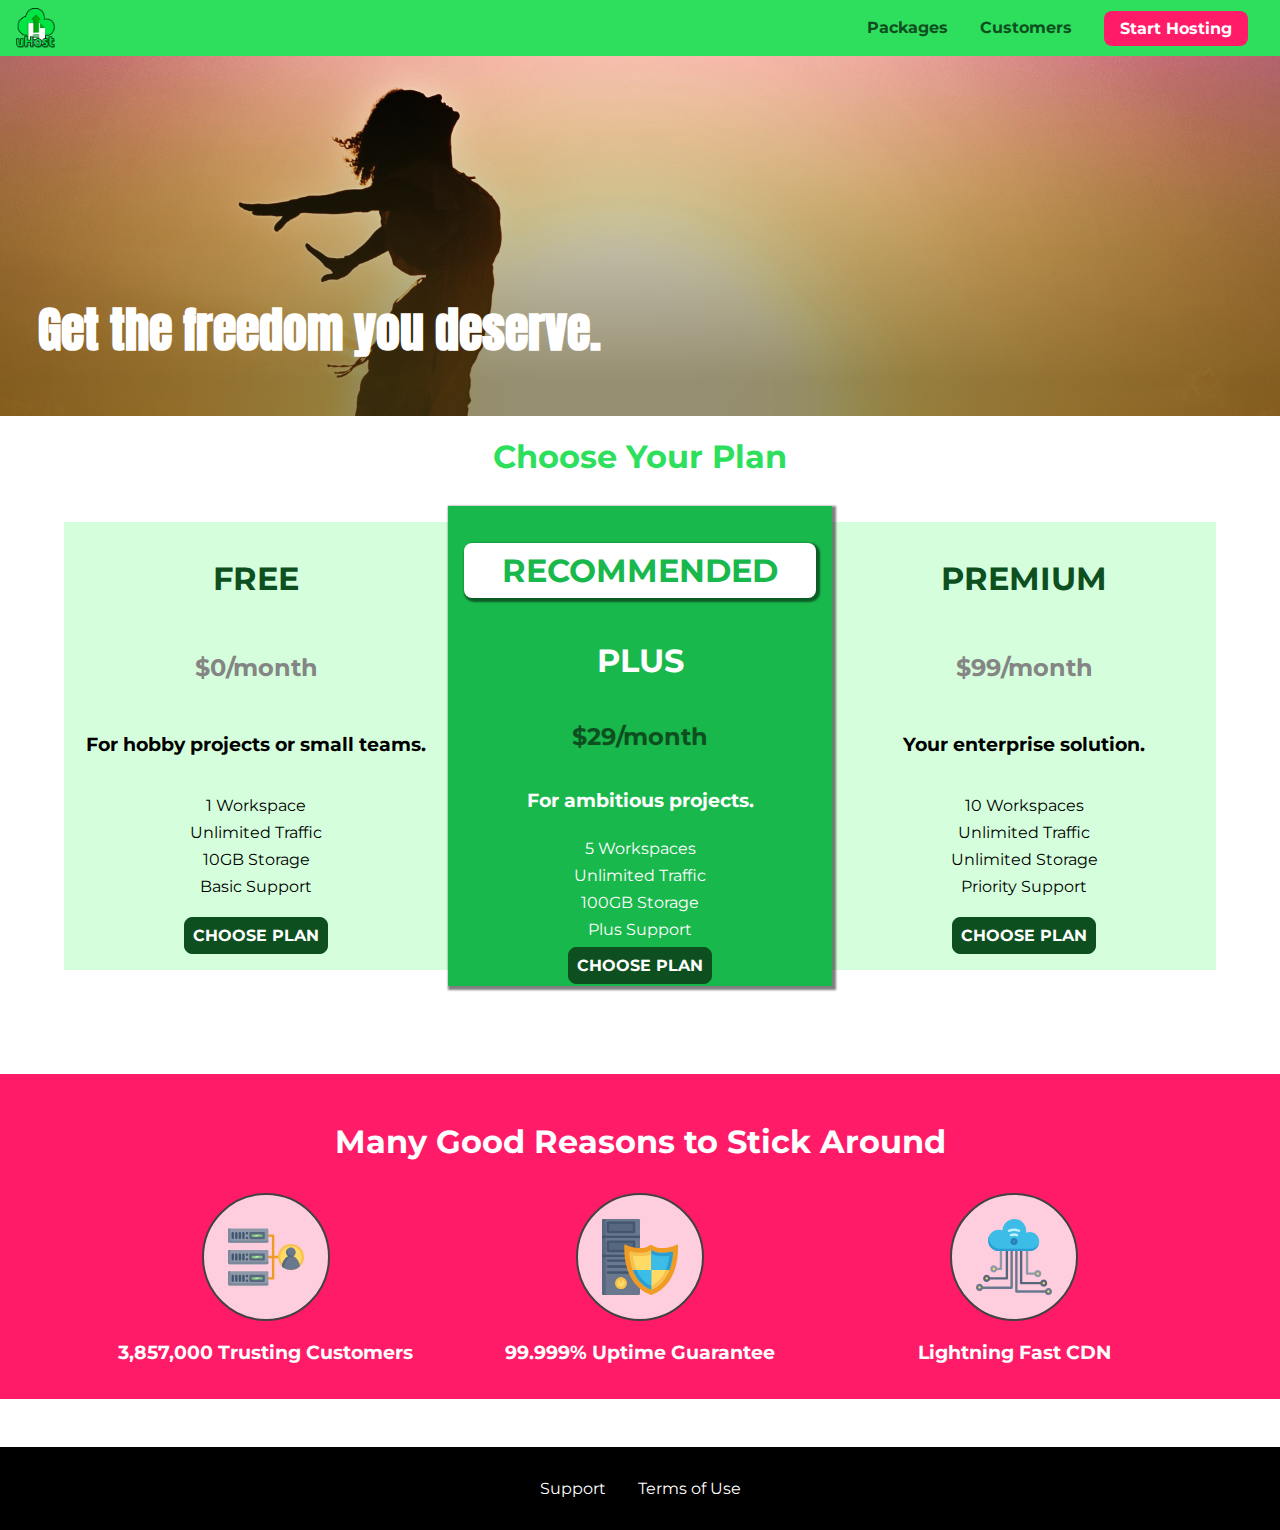
<file: index.html>
<!DOCTYPE html>
<html lang="en">
  <head>
    <meta charset="UTF-8" />
    <meta name="viewport" content="width=device-width, initial-scale=1.0" />
    <meta http-equiv="X-UA-Compatible" content="ie=edge" />
    <title>uHost</title>
    <link rel="shortcut icon" href="favicon.png" />
    <link rel="stylesheet" href="shared.css" />
    <link rel="stylesheet" href="main.css" />
  </head>

  <body>
    <div class="backdrop"></div>
    <div class="modal">
      <h1 class="modal__title">Do you want to continue?</h1>
      <div class="modal__actions">
        <a href="start-hosting/index.html" class="modal__action">Yes!</a>
        <button class="modal__action modal__action--negative" type="button">
          No!
        </button>
      </div>
    </div>
    <header class="main-header">
      <div>
        <button class="toggle-button">
          <span class="toggle-button__bar"></span>
          <span class="toggle-button__bar"></span>
          <span class="toggle-button__bar"></span>
        </button>
        <a href="index.html" class="main-header__brand"
          ><img
            src="images/uhost-icon.png"
            alt="uHost - Your favorite hostling company"
        /></a>
      </div>
      <nav class="main-nav">
        <ul class="main-nav__items">
          <li class="main-nav__item">
            <a href="packages/index.html">Packages</a>
          </li>
          <li class="main-nav__item">
            <a href="customers/index.html">Customers</a>
          </li>
          <li class="main-nav__item main-nav__item--cta">
            <a href="start-hosting/index.html">Start Hosting</a>
          </li>
        </ul>
      </nav>
    </header>
    <nav class="mobile-nav">
      <ul class="mobile-nav__items">
        <li class="mobile-nav__item">
          <a href="packages/index.html">Packages</a>
        </li>
        <li class="mobile-nav__item">
          <a href="customers/index.html">Customers</a>
        </li>
        <li class="mobile-nav__item mobile-nav__item--cta">
          <a href="start-hosting/index.html">Start Hosting</a>
        </li>
      </ul>
    </nav>
    <main>
      <section id="product-overview">
        <h1>Get the freedom you deserve.</h1>
      </section>
      <section id="plans">
        <h1 class="section-title">Choose Your Plan</h1>
        <div class="plan__list">
          <article class="plan">
            <h1 class="plan__title">FREE</h1>
            <h2 class="plan__price">$0/month</h2>
            <h3>For hobby projects or small teams.</h3>
            <ul class="plan__features">
              <li class="plan__feature">1 Workspace</li>
              <li class="plan__feature">Unlimited Traffic</li>
              <li class="plan__feature">10GB Storage</li>
              <li class="plan__feature">Basic Support</li>
            </ul>
            <div>
              <button class="button">CHOOSE PLAN</button>
            </div>
          </article>
          <article class="plan plan--highlighted">
            <h1 class="plan__annotation">RECOMMENDED</h1>
            <h1 class="plan__title">PLUS</h1>
            <h2 class="plan__price">$29/month</h2>
            <h3>For ambitious projects.</h3>
            <ul class="plan__features">
              <li class="plan__feature">5 Workspaces</li>
              <li class="plan__feature">Unlimited Traffic</li>
              <li class="plan__feature">100GB Storage</li>
              <li class="plan__feature">Plus Support</li>
            </ul>
            <div>
              <button class="button">CHOOSE PLAN</button>
            </div>
          </article>
          <article class="plan">
            <h1 class="plan__title">PREMIUM</h1>
            <h2 class="plan__price">$99/month</h2>
            <h3>Your enterprise solution.</h3>
            <ul class="plan__features">
              <li class="plan__feature">10 Workspaces</li>
              <li class="plan__feature">Unlimited Traffic</li>
              <li class="plan__feature">Unlimited Storage</li>
              <li class="plan__feature">Priority Support</li>
            </ul>
            <div>
              <button class="button">CHOOSE PLAN</button>
            </div>
          </article>
        </div>
      </section>
      <section id="key-features">
        <h1 class="section-title">Many Good Reasons to Stick Around</h1>
        <ul class="key-feature__list">
          <li class="key-feature">
            <div class="key-feature__image">
              <svg viewBox="0 0 512 512">
                <path
                  style="fill: #f09b24"
                  d="M344,248h-32V112c0-4.418-3.582-8-8-8h-40c-4.418,0-8,3.582-8,8s3.582,8,8,8h32v128h-32  c-4.418,0-8,3.582-8,8s3.582,8,8,8h32v128h-32c-4.418,0-8,3.582-8,8s3.582,8,8,8h40c4.418,0,8-3.582,8-8V264h32c4.418,0,8-3.582,8-8  S348.418,248,344,248z"
                />
                <path
                  style="fill: #8e9aa9"
                  d="M264,64H8c-4.418,0-8,3.582-8,8v80c0,4.418,3.582,8,8,8h256c4.418,0,8-3.582,8-8V72  C272,67.582,268.418,64,264,64z"
                />
                <path
                  style="fill: #7c899b"
                  d="M24,144c-4.418,0-8-3.582-8-8V64H8c-4.418,0-8,3.582-8,8v80c0,4.418,3.582,8,8,8h256  c4.418,0,8-3.582,8-8v-8H24z"
                />
                <rect
                  x="152"
                  y="96"
                  style="fill: #b8e3a8"
                  width="88"
                  height="32"
                />
                <g>
                  <polygon
                    style="fill: #7ec97d"
                    points="152,96 152,128 166,128 198,96  "
                  />
                  <polygon
                    style="fill: #7ec97d"
                    points="220,96 188,128 240,128 240,96  "
                  />
                </g>
                <path
                  style="fill: #56677e"
                  d="M240,136h-88c-4.418,0-8-3.582-8-8V96c0-4.418,3.582-8,8-8h88c4.418,0,8,3.582,8,8v32  C248,132.418,244.418,136,240,136z M160,120h72v-16h-72V120z"
                />
                <g>
                  <path
                    style="fill: #435670"
                    d="M32,136c-4.418,0-8-3.582-8-8V96c0-4.418,3.582-8,8-8s8,3.582,8,8v32C40,132.418,36.418,136,32,136z   "
                  />
                  <path
                    style="fill: #435670"
                    d="M56,136c-4.418,0-8-3.582-8-8V96c0-4.418,3.582-8,8-8s8,3.582,8,8v32C64,132.418,60.418,136,56,136z   "
                  />
                  <path
                    style="fill: #435670"
                    d="M80,136c-4.418,0-8-3.582-8-8V96c0-4.418,3.582-8,8-8s8,3.582,8,8v32C88,132.418,84.418,136,80,136z   "
                  />
                  <path
                    style="fill: #435670"
                    d="M104,136c-4.418,0-8-3.582-8-8V96c0-4.418,3.582-8,8-8s8,3.582,8,8v32   C112,132.418,108.418,136,104,136z"
                  />
                  <path
                    style="fill: #435670"
                    d="M128,105c-4.418,0-8-3.582-8-8v-1c0-4.418,3.582-8,8-8s8,3.582,8,8v1   C136,101.418,132.418,105,128,105z"
                  />
                  <path
                    style="fill: #435670"
                    d="M128,136c-4.418,0-8-3.582-8-8v-1c0-4.418,3.582-8,8-8s8,3.582,8,8v1   C136,132.418,132.418,136,128,136z"
                  />
                </g>
                <path
                  style="fill: #8e9aa9"
                  d="M264,208H8c-4.418,0-8,3.582-8,8v80c0,4.418,3.582,8,8,8h256c4.418,0,8-3.582,8-8v-80  C272,211.582,268.418,208,264,208z"
                />
                <path
                  style="fill: #7c899b"
                  d="M24,288c-4.418,0-8-3.582-8-8v-72H8c-4.418,0-8,3.582-8,8v80c0,4.418,3.582,8,8,8h256  c4.418,0,8-3.582,8-8v-8H24z"
                />
                <rect
                  x="152"
                  y="240"
                  style="fill: #b8e3a8"
                  width="88"
                  height="32"
                />
                <g>
                  <polygon
                    style="fill: #7ec97d"
                    points="152,240 152,272 166,272 198,240  "
                  />
                  <polygon
                    style="fill: #7ec97d"
                    points="220,240 188,272 240,272 240,240  "
                  />
                </g>
                <path
                  style="fill: #56677e"
                  d="M240,280h-88c-4.418,0-8-3.582-8-8v-32c0-4.418,3.582-8,8-8h88c4.418,0,8,3.582,8,8v32  C248,276.418,244.418,280,240,280z M160,264h72v-16h-72V264z"
                />
                <g>
                  <path
                    style="fill: #435670"
                    d="M32,280c-4.418,0-8-3.582-8-8v-32c0-4.418,3.582-8,8-8s8,3.582,8,8v32C40,276.418,36.418,280,32,280   z"
                  />
                  <path
                    style="fill: #435670"
                    d="M56,280c-4.418,0-8-3.582-8-8v-32c0-4.418,3.582-8,8-8s8,3.582,8,8v32C64,276.418,60.418,280,56,280   z"
                  />
                  <path
                    style="fill: #435670"
                    d="M80,280c-4.418,0-8-3.582-8-8v-32c0-4.418,3.582-8,8-8s8,3.582,8,8v32C88,276.418,84.418,280,80,280   z"
                  />
                  <path
                    style="fill: #435670"
                    d="M104,280c-4.418,0-8-3.582-8-8v-32c0-4.418,3.582-8,8-8s8,3.582,8,8v32   C112,276.418,108.418,280,104,280z"
                  />
                  <path
                    style="fill: #435670"
                    d="M128,249c-4.418,0-8-3.582-8-8v-1c0-4.418,3.582-8,8-8s8,3.582,8,8v1   C136,245.418,132.418,249,128,249z"
                  />
                  <path
                    style="fill: #435670"
                    d="M128,280c-4.418,0-8-3.582-8-8v-1c0-4.418,3.582-8,8-8s8,3.582,8,8v1   C136,276.418,132.418,280,128,280z"
                  />
                </g>
                <path
                  style="fill: #8e9aa9"
                  d="M264,352H8c-4.418,0-8,3.582-8,8v80c0,4.418,3.582,8,8,8h256c4.418,0,8-3.582,8-8v-80  C272,355.582,268.418,352,264,352z"
                />
                <path
                  style="fill: #7c899b"
                  d="M24,432c-4.418,0-8-3.582-8-8v-72H8c-4.418,0-8,3.582-8,8v80c0,4.418,3.582,8,8,8h256  c4.418,0,8-3.582,8-8v-8H24z"
                />
                <rect
                  x="152"
                  y="384"
                  style="fill: #b8e3a8"
                  width="88"
                  height="32"
                />
                <g>
                  <polygon
                    style="fill: #7ec97d"
                    points="152,384 152,416 166,416 198,384  "
                  />
                  <polygon
                    style="fill: #7ec97d"
                    points="220,384 188,416 240,416 240,384  "
                  />
                </g>
                <path
                  style="fill: #56677e"
                  d="M240,424h-88c-4.418,0-8-3.582-8-8v-32c0-4.418,3.582-8,8-8h88c4.418,0,8,3.582,8,8v32  C248,420.418,244.418,424,240,424z M160,408h72v-16h-72V408z"
                />
                <g>
                  <path
                    style="fill: #435670"
                    d="M32,424c-4.418,0-8-3.582-8-8v-32c0-4.418,3.582-8,8-8s8,3.582,8,8v32C40,420.418,36.418,424,32,424   z"
                  />
                  <path
                    style="fill: #435670"
                    d="M56,424c-4.418,0-8-3.582-8-8v-32c0-4.418,3.582-8,8-8s8,3.582,8,8v32C64,420.418,60.418,424,56,424   z"
                  />
                  <path
                    style="fill: #435670"
                    d="M80,424c-4.418,0-8-3.582-8-8v-32c0-4.418,3.582-8,8-8s8,3.582,8,8v32C88,420.418,84.418,424,80,424   z"
                  />
                  <path
                    style="fill: #435670"
                    d="M104,424c-4.418,0-8-3.582-8-8v-32c0-4.418,3.582-8,8-8s8,3.582,8,8v32   C112,420.418,108.418,424,104,424z"
                  />
                  <path
                    style="fill: #435670"
                    d="M128,393c-4.418,0-8-3.582-8-8v-1c0-4.418,3.582-8,8-8s8,3.582,8,8v1   C136,389.418,132.418,393,128,393z"
                  />
                  <path
                    style="fill: #435670"
                    d="M128,424c-4.418,0-8-3.582-8-8v-1c0-4.418,3.582-8,8-8s8,3.582,8,8v1   C136,420.418,132.418,424,128,424z"
                  />
                </g>
                <path
                  style="fill: #f7c14d"
                  d="M424,168c-48.523,0-88,39.477-88,88s39.477,88,88,88s88-39.477,88-88S472.523,168,424,168z"
                />
                <path
                  style="fill: #ffdb66"
                  d="M424,184c-39.701,0-72,32.299-72,72s32.299,72,72,72s72-32.299,72-72S463.701,184,424,184z"
                />
                <path
                  style="fill: #69788d"
                  d="M484.893,314.16C476.393,274.588,451.922,248,424,248s-52.393,26.588-60.893,66.16  c-0.605,2.82,0.354,5.749,2.511,7.664C381.731,336.124,402.465,344,424,344s42.269-7.876,58.381-22.176  C484.539,319.909,485.498,316.98,484.893,314.16z"
                />
                <path
                  style="fill: #56677e"
                  d="M434.053,249.171C430.768,248.403,427.411,248,424,248c-27.922,0-52.393,26.588-60.893,66.16  c-0.605,2.82,0.354,5.749,2.511,7.664c3.383,3.002,6.979,5.703,10.734,8.125C384.904,286.243,407.373,255.378,434.053,249.171z"
                />
                <path
                  style="fill: #69788d"
                  d="M424,192c-17.645,0-32,14.355-32,32s14.355,32,32,32s32-14.355,32-32S441.645,192,424,192z"
                />
                <path
                  style="fill: #56677e"
                  d="M432,248c-17.645,0-32-14.355-32-32c0-6.783,2.128-13.076,5.742-18.258  C397.444,203.53,392,213.138,392,224c0,17.645,14.355,32,32,32c10.862,0,20.471-5.444,26.258-13.742  C445.076,245.872,438.783,248,432,248z"
                />
              </svg>
            </div>
            <p class="key-feature__description">3,857,000 Trusting Customers</p>
          </li>
          <li class="key-feature">
            <div class="key-feature__image">
              <svg viewBox="0 0 512 512">
                <path
                  style="fill: #69788d"
                  d="M248,0H8C3.582,0,0,3.582,0,8v496c0,4.418,3.582,8,8,8h240c4.418,0,8-3.582,8-8V8  C256,3.582,252.418,0,248,0z"
                />
                <path
                  style="fill: #56677e"
                  d="M24,504V8c0-4.418,3.582-8,8-8H8C3.582,0,0,3.582,0,8v496c0,4.418,3.582,8,8,8h24  C27.582,512,24,508.418,24,504z"
                />
                <g>
                  <rect
                    x="0"
                    y="112"
                    style="fill: #435670"
                    width="256"
                    height="16"
                  />
                  <rect
                    x="0"
                    y="240"
                    style="fill: #435670"
                    width="256"
                    height="16"
                  />
                </g>
                <path
                  style="fill: #f7c14d"
                  d="M128,392c-22.056,0-40,17.944-40,40s17.944,40,40,40s40-17.944,40-40S150.056,392,128,392z"
                />
                <path
                  style="fill: #ffdb66"
                  d="M128,408c-13.233,0-24,10.767-24,24s10.767,24,24,24s24-10.767,24-24S141.233,408,128,408z"
                />
                <path
                  style="fill: #f7c14d"
                  d="M128,392c-2.739,0-5.414,0.278-8,0.805V424c0,4.418,3.582,8,8,8c4.418,0,8-3.582,8-8v-31.195  C133.414,392.278,130.739,392,128,392z"
                />
                <g>
                  <path
                    style="fill: #435670"
                    d="M216,288H40c-4.418,0-8-3.582-8-8s3.582-8,8-8h176c4.418,0,8,3.582,8,8S220.418,288,216,288z"
                  />
                  <path
                    style="fill: #435670"
                    d="M216,328H40c-4.418,0-8-3.582-8-8s3.582-8,8-8h176c4.418,0,8,3.582,8,8S220.418,328,216,328z"
                  />
                  <path
                    style="fill: #435670"
                    d="M216,368H40c-4.418,0-8-3.582-8-8s3.582-8,8-8h176c4.418,0,8,3.582,8,8S220.418,368,216,368z"
                  />
                  <path
                    style="fill: #435670"
                    d="M216,16H40c-4.418,0-8,3.582-8,8v64c0,4.418,3.582,8,8,8h176c4.418,0,8-3.582,8-8V24   C224,19.582,220.418,16,216,16z"
                  />
                </g>
                <rect
                  x="48"
                  y="32"
                  style="fill: #56677e"
                  width="160"
                  height="48"
                />
                <path
                  style="fill: #435670"
                  d="M216,144H40c-4.418,0-8,3.582-8,8v64c0,4.418,3.582,8,8,8h176c4.418,0,8-3.582,8-8v-64  C224,147.582,220.418,144,216,144z"
                />
                <rect
                  x="48"
                  y="160"
                  style="fill: #56677e"
                  width="160"
                  height="48"
                />
                <path
                  style="fill: #f09b24"
                  d="M511.747,180.237c-0.194-6.537-8.107-10.107-13.135-5.894c-5.6,4.693-42.904,21.282-98.514,21.282  c-33.45,0-64.625-20.999-64.929-21.206c-2.9-1.991-6.764-1.85-9.512,0.346c-2.677,2.135-27.201,20.86-63.793,20.86  c-55.607,0-92.914-16.589-98.515-21.282c-5.028-4.211-12.941-0.645-13.135,5.894c-1.634,54.834,4.655,105.941,18.693,151.903  c12.096,39.604,29.759,74.047,52.497,102.373c27.538,34.304,62.743,59.882,104.66,76.045c3.069,1.918,6.757,1.921,9.83,0  c41.917-16.163,77.122-41.741,104.66-76.045c22.738-28.326,40.401-62.77,52.497-102.373  C507.092,286.179,513.381,235.071,511.747,180.237z"
                />
                <path
                  style="fill: #f7c14d"
                  d="M476.21,221.226c-1.953-1.631-4.568-2.235-7.036-1.628c-21.686,5.327-44.926,8.028-69.075,8.028  c-25.926,0-49.633-8.975-64.955-16.504c-2.307-1.134-5.016-1.091-7.284,0.116c-14.059,7.477-36.919,16.388-65.994,16.388  c-24.153,0-47.394-2.701-69.075-8.028c-5.155-1.268-10.221,2.966-9.894,8.261c2.077,33.693,7.668,65.635,16.616,94.935  c22.774,74.565,66.139,126.334,128.888,153.868c2.032,0.891,4.397,0.891,6.43,0c61.777-27.107,104.716-78.876,127.62-153.868  c8.948-29.3,14.539-61.241,16.616-94.935C479.224,225.319,478.163,222.856,476.21,221.226z"
                />
                <path
                  style="fill: #ffdb66"
                  d="M331.609,451.727c-52.604-25.289-89.304-70.987-109.144-135.944  c-6.532-21.39-11.162-44.336-13.82-68.447c17.133,2.852,34.952,4.291,53.22,4.291c29.394,0,53.376-7.793,69.978-15.561  c17.44,7.736,41.656,15.561,68.256,15.561c18.267,0,36.085-1.439,53.219-4.291c-2.659,24.112-7.288,47.06-13.82,68.448  C419.545,381.108,383.27,426.805,331.609,451.727z"
                />
                <g>
                  <path
                    style="fill: #2c9dd4"
                    d="M479.066,227.858c0.157-2.539-0.903-5.002-2.856-6.633s-4.568-2.235-7.036-1.628   c-21.686,5.327-44.926,8.028-69.075,8.028c-25.926,0-49.633-8.975-64.955-16.504c-1.057-0.52-2.2-0.78-3.345-0.806l-0.072,133.351   h123.601c2.556-6.746,4.933-13.702,7.123-20.874C471.398,293.493,476.989,261.552,479.066,227.858z"
                  />
                  <path
                    style="fill: #2c9dd4"
                    d="M206.658,343.667c24.153,63.42,65.028,108.108,121.743,132.995c1.031,0.452,2.147,0.673,3.263,0.666   l0.063-133.661H206.658z"
                  />
                </g>
                <g>
                  <path
                    style="fill: #3cbde8"
                    d="M439.497,315.783c6.532-21.389,11.161-44.336,13.82-68.448c-17.134,2.852-34.952,4.291-53.219,4.291   c-26.6,0-50.815-7.824-68.256-15.561l-0.116,107.601h97.758C433.179,334.807,436.524,325.518,439.497,315.783z"
                  />
                  <path
                    style="fill: #3cbde8"
                    d="M232.523,343.667c21.144,50.298,54.363,86.56,99.087,108.06l0.117-108.06H232.523z"
                  />
                </g>
              </svg>
            </div>
            <p class="key-feature__description">99.999% Uptime Guarantee</p>
          </li>
          <li class="key-feature">
            <div class="key-feature__image">
              <svg viewBox="0 0 512 512">
                <path
                  style="fill: #8e9aa9"
                  d="M168,200c-4.418,0-8,3.582-8,8v120h-17.376c-3.302-9.311-12.194-16-22.624-16  c-13.234,0-24,10.767-24,24s10.766,24,24,24c10.429,0,19.321-6.689,22.624-16H168c4.418,0,8-3.582,8-8V208  C176,203.582,172.418,200,168,200z"
                />
                <path
                  style="fill: #ffdb66"
                  d="M120,328c-4.411,0-8,3.589-8,8s3.589,8,8,8s8-3.589,8-8S124.411,328,120,328z"
                />
                <path
                  style="fill: #56677e"
                  d="M208,200c-4.418,0-8,3.582-8,8v184H94.624C91.322,382.689,82.43,376,72,376  c-13.234,0-24,10.767-24,24s10.766,24,24,24c10.429,0,19.321-6.689,22.624-16H208c4.418,0,8-3.582,8-8V208  C216,203.582,212.418,200,208,200z"
                />
                <path
                  style="fill: #ffdb66"
                  d="M72,392c-4.411,0-8,3.589-8,8s3.589,8,8,8s8-3.589,8-8S76.411,392,72,392z"
                />
                <path
                  style="fill: #69788d"
                  d="M240,208c-4.418,0-8,3.582-8,8v239H47.24c-2.671-10.34-12.078-18-23.24-18c-13.234,0-24,10.767-24,24  s10.766,24,24,24c9.666,0,18.009-5.747,21.809-14H240c4.418,0,8-3.582,8-8V216C248,211.582,244.418,208,240,208z"
                />
                <path
                  style="fill: #ffdb66"
                  d="M24,453c-4.411,0-8,3.589-8,8s3.589,8,8,8s8-3.589,8-8S28.411,453,24,453z"
                />
                <path
                  style="fill: #69788d"
                  d="M488,464c-10.429,0-19.321,6.689-22.624,16H280V208c0-4.418-3.582-8-8-8s-8,3.582-8,8v280  c0,4.418,3.582,8,8,8h193.376c3.302,9.311,12.194,16,22.624,16c13.234,0,24-10.767,24-24S501.234,464,488,464z"
                />
                <path
                  style="fill: #ffdb66"
                  d="M488,480c-4.411,0-8,3.589-8,8s3.589,8,8,8s8-3.589,8-8S492.411,480,488,480z"
                />
                <path
                  style="fill: #56677e"
                  d="M456,408c-10.429,0-19.321,6.689-22.624,16H312V208c0-4.418-3.582-8-8-8s-8,3.582-8,8v224  c0,4.418,3.582,8,8,8h129.376c3.302,9.311,12.194,16,22.624,16c13.234,0,24-10.767,24-24S469.234,408,456,408z"
                />
                <path
                  style="fill: #ffdb66"
                  d="M456,424c-4.411,0-8,3.589-8,8s3.589,8,8,8s8-3.589,8-8S460.411,424,456,424z"
                />
                <path
                  style="fill: #8e9aa9"
                  d="M416,344c-10.429,0-19.321,6.689-22.624,16H352V208c0-4.418-3.582-8-8-8s-8,3.582-8,8v160  c0,4.418,3.582,8,8,8h49.376c3.302,9.311,12.194,16,22.624,16c13.234,0,24-10.767,24-24S429.234,344,416,344z"
                />
                <path
                  style="fill: #ffdb66"
                  d="M416,360c-4.411,0-8,3.589-8,8s3.589,8,8,8s8-3.589,8-8S420.411,360,416,360z"
                />
                <path
                  style="fill: #3cbde8"
                  d="M362,88c-8.741,0-17.231,1.751-25.06,5.085C337.646,88.797,338,84.43,338,80  c0-44.112-35.888-80-80-80c-42.823,0-77.895,33.816-79.909,76.149C170.393,73.415,162.244,72,154,72c-39.701,0-72,32.299-72,72  s32.299,72,72,72h208c35.29,0,64-28.71,64-64S397.29,88,362,88z"
                />
                <path
                  style="fill: #2c9dd4"
                  d="M368,200H160c-39.701,0-72-32.299-72-72c0-5.863,0.721-11.559,2.05-17.019  C84.918,120.88,82,132.102,82,144c0,39.701,32.299,72,72,72h208c30.389,0,55.88-21.296,62.379-49.743  C413.565,186.327,392.352,200,368,200z"
                />
                <path
                  style="fill: #2a7db5"
                  d="M256,128c-13.234,0-24,10.767-24,24s10.766,24,24,24c13.233,0,24-10.767,24-24S269.233,128,256,128z"
                />
                <path
                  style="fill: #2c9dd4"
                  d="M256,144c-4.411,0-8,3.589-8,8s3.589,8,8,8c4.411,0,8-3.589,8-8S260.411,144,256,144z"
                />
                <g>
                  <path
                    style="fill: #c5f1fa"
                    d="M221.755,87.695c-2.994,0-5.864-1.688-7.233-4.572c-1.894-3.991-0.194-8.763,3.798-10.657   C230.157,66.849,242.834,64,256,64c13.166,0,25.844,2.849,37.68,8.466c3.992,1.895,5.692,6.666,3.798,10.657   s-6.666,5.692-10.657,3.798C277.144,82.328,266.774,80,256,80c-10.774,0-21.144,2.328-30.821,6.921   C224.072,87.446,222.904,87.695,221.755,87.695z"
                  />
                  <path
                    style="fill: #c5f1fa"
                    d="M276.545,116.618c-1.148,0-2.316-0.249-3.424-0.774C267.745,113.293,261.985,112,256,112   c-5.985,0-11.745,1.293-17.121,3.844c-3.991,1.895-8.763,0.192-10.657-3.798c-1.894-3.992-0.193-8.764,3.798-10.657   C239.557,97.813,247.625,96,256,96c8.376,0,16.444,1.813,23.98,5.389c3.991,1.894,5.692,6.665,3.798,10.657   C282.41,114.93,279.539,116.618,276.545,116.618z"
                  />
                </g>
              </svg>
            </div>
            <p class="key-feature__description">Lightning Fast CDN</p>
          </li>
        </ul>
      </section>
    </main>
    <footer class="main-footer">
      <nav>
        <ul class="main-footer__links">
          <li class="main-footer__link">
            <a href="#">Support</a>
          </li>
          <li class="main-footer__link">
            <a href="#">Terms of Use</a>
          </li>
        </ul>
      </nav>
    </footer>
    <script src="shared.js"></script>
  </body>
</html>
</file>
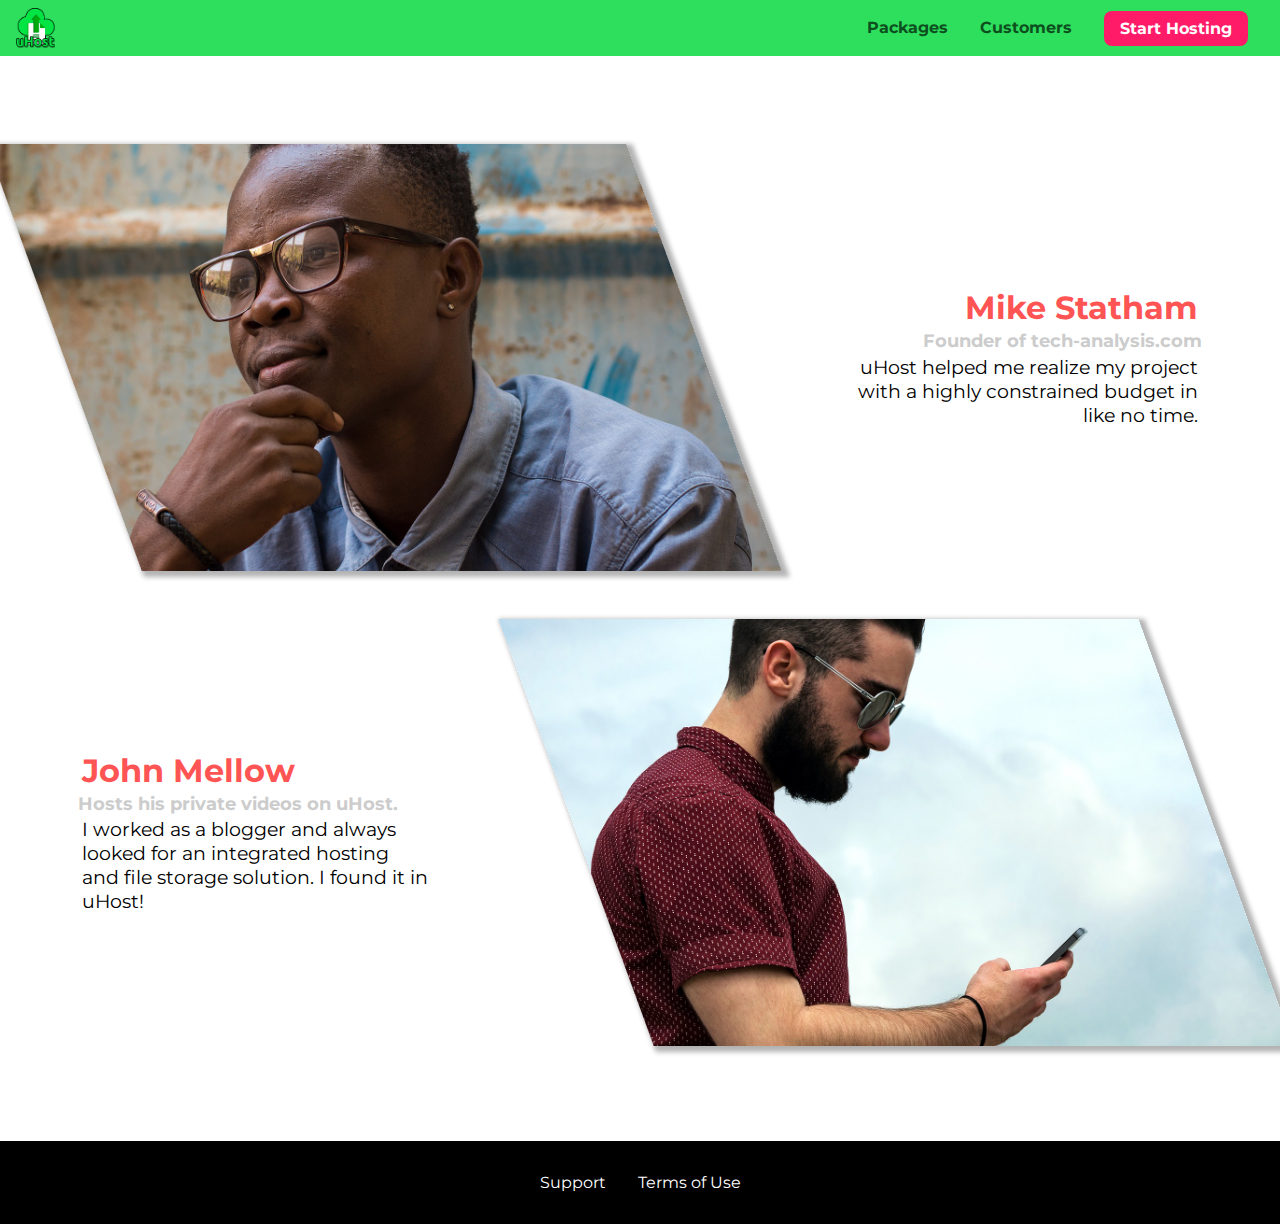
<file: customers/index.html>
<!DOCTYPE html>
<html lang="en">
  <head>
    <meta charset="UTF-8" />
    <meta name="viewport" content="width=device-width, initial-scale=1.0" />
    <meta http-equiv="X-UA-Compatible" content="ie=edge" />
    <title>uHost Customers</title>
    <link rel="shortcut icon" href="../favicon.png" />
    <link rel="stylesheet" href="../shared.css" />
    <link rel="stylesheet" href="customers.css" />
  </head>

  <body>
    <div class="backdrop"></div>
    <header class="main-header">
      <div>
        <button class="toggle-button">
          <span class="toggle-button__bar"></span>
          <span class="toggle-button__bar"></span>
          <span class="toggle-button__bar"></span>
        </button>
        <a href="../index.html" class="main-header__brand">
          <img
            src="../images/uhost-icon.png"
            alt="uHost - Your favorite hostling company"
          />
        </a>
      </div>
      <nav class="main-nav">
        <ul class="main-nav__items">
          <li class="main-nav__item">
            <a href="../packages/index.html">Packages</a>
          </li>
          <li class="main-nav__item">
            <a href="index.html">Customers</a>
          </li>
          <li class="main-nav__item main-nav__item--cta">
            <a href="../start-hosting/index.html">Start Hosting</a>
          </li>
        </ul>
      </nav>
    </header>
    <nav class="mobile-nav">
      <ul class="mobile-nav__items">
        <li class="mobile-nav__item">
          <a href="../packages/index.html">Packages</a>
        </li>
        <li class="mobile-nav__item">
          <a href="index.html">Customers</a>
        </li>
        <li class="mobile-nav__item mobile-nav__item--cta">
          <a href="../start-hosting/index.html">Start Hosting</a>
        </li>
      </ul>
    </nav>
    <main>
      <div>
        <div class="testimonial" id="customer-1">
          <div class="testimonial__image-container">
            <img
              src="../images/customer-1.jpg"
              alt="Mike Statham - Customer"
              class="testimonial__image"
            />
          </div>
          <div class="testimonial__info">
            <h1 class="testimonial__name">Mike Statham</h1>
            <h2 class="testimonial__subtitle">
              Founder of
              <a href="tech-analysis.com">tech-analysis.com</a>
            </h2>
            <p class="testimonial__text">
              uHost helped me realize my project with a highly constrained
              budget in like no time.
            </p>
          </div>
        </div>
        <div class="testimonial" id="customer-2">
          <div class="testimonial__info">
            <h1 class="testimonial__name">John Mellow</h1>
            <h2 class="testimonial__subtitle">
              Hosts his private videos on uHost.
            </h2>
            <p class="testimonial__text">
              I worked as a blogger and always looked for an integrated hosting
              and file storage solution. I found it in uHost!
            </p>
          </div>
          <div class="testimonial__image-container">
            <img
              src="../images/customer-2.jpg"
              alt="John Mellow - Customer"
              class="testimonial__image"
            />
          </div>
        </div>
      </div>
    </main>
    <footer class="main-footer">
      <nav>
        <ul class="main-footer__links">
          <li class="main-footer__link">
            <a href="#">Support</a>
          </li>
          <li class="main-footer__link">
            <a href="#">Terms of Use</a>
          </li>
        </ul>
      </nav>
    </footer>
    <script src="../shared.js"></script>
  </body>
</html>
</file>
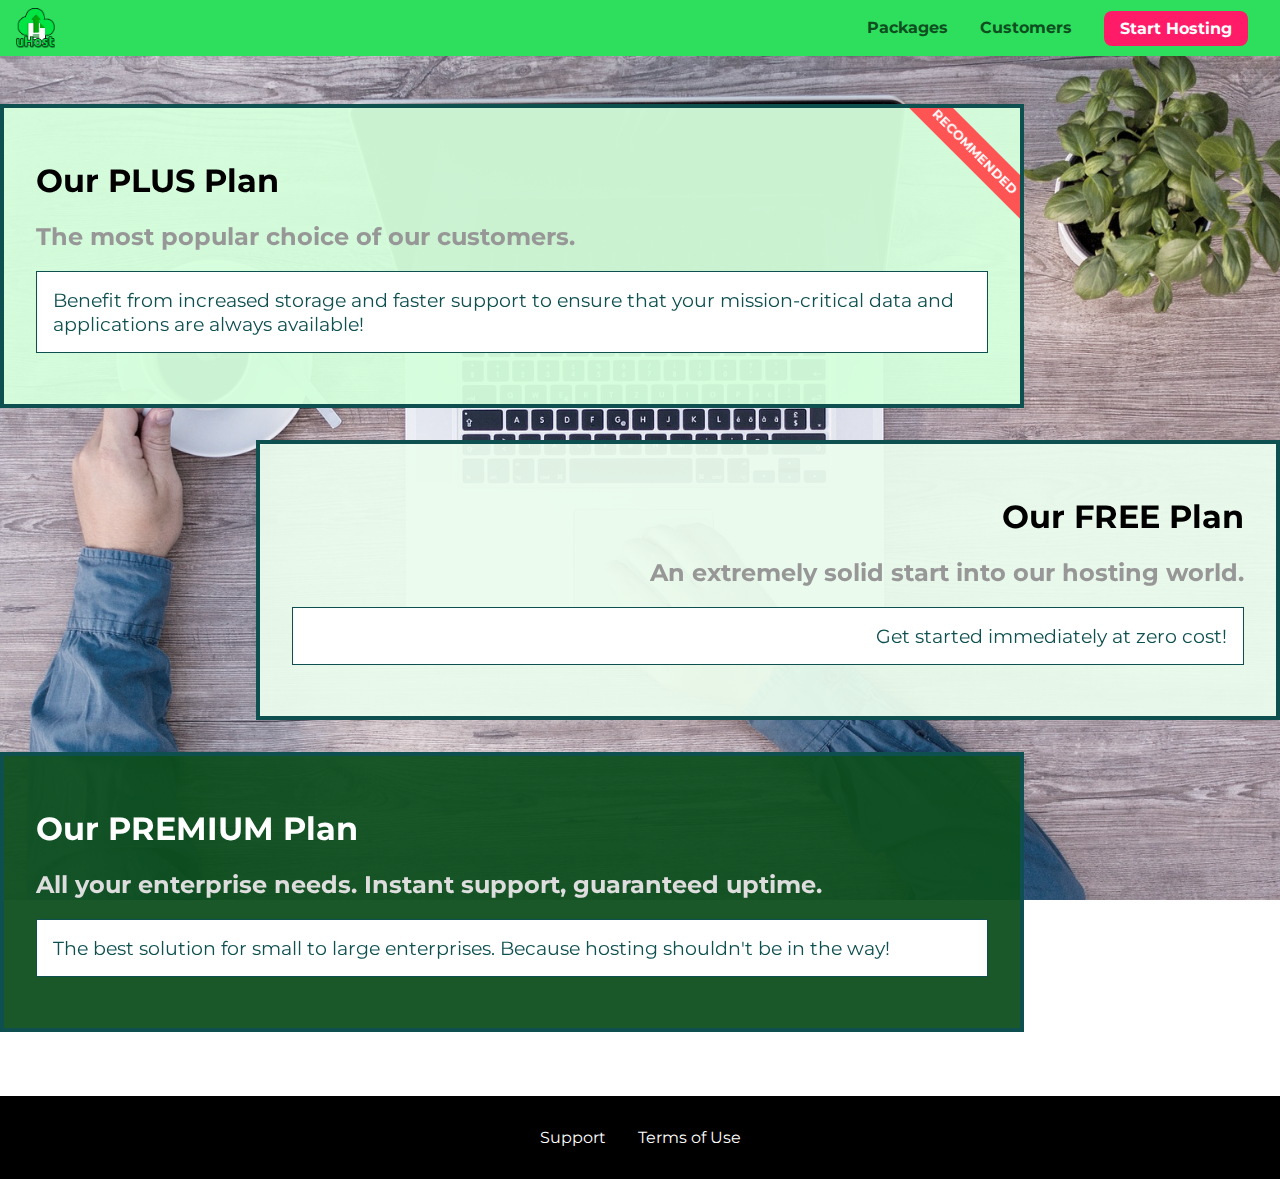
<file: packages/index.html>
<!DOCTYPE html>
<html lang="en">
  <head>
    <meta charset="UTF-8" />
    <meta name="viewport" content="width=device-width, initial-scale=1.0" />
    <meta http-equiv="X-UA-Compatible" content="ie=edge" />
    <title>uHost</title>
    <link rel="shortcut icon" href="../favicon.png" />
    <link rel="stylesheet" href="../shared.css" />
    <link rel="stylesheet" href="packages.css" />
  </head>

  <body>
    <div class="backdrop"></div>
    <div class="background"></div>
    <header class="main-header">
      <div>
        <button class="toggle-button">
          <span class="toggle-button__bar"></span>
          <span class="toggle-button__bar"></span>
          <span class="toggle-button__bar"></span>
        </button>
        <a href="../index.html" class="main-header__brand">
          <img
            src="../images/uhost-icon.png"
            alt="uHost - Your favorite hostling company"
          />
        </a>
      </div>
      <nav class="main-nav">
        <ul class="main-nav__items">
          <li class="main-nav__item">
            <a href="index.html">Packages</a>
          </li>
          <li class="main-nav__item">
            <a href="../customers/index.html">Customers</a>
          </li>
          <li class="main-nav__item main-nav__item--cta">
            <a href="../start-hosting/index.html">Start Hosting</a>
          </li>
        </ul>
      </nav>
    </header>
    <nav class="mobile-nav">
      <ul class="mobile-nav__items">
        <li class="mobile-nav__item">
          <a href="index.html">Packages</a>
        </li>
        <li class="mobile-nav__item">
          <a href="../customers/index.html">Customers</a>
        </li>
        <li class="mobile-nav__item mobile-nav__item--cta">
          <a href="../start-hosting/index.html">Start Hosting</a>
        </li>
      </ul>
    </nav>
    <main>
      <section class="package" id="plus">
        <a href="#">
          <h1 class="package__title">Our PLUS Plan</h1>
          <h2 class="package__badge">RECOMMENDED</h2>
          <h2 class="package__subtitle">
            The most popular choice of our customers.
          </h2>
          <p class="package__info">
            Benefit from increased storage and faster support to ensure that
            your mission-critical data and applications are always available!
          </p>
        </a>
      </section>
      <section class="package" id="free">
        <a href="#">
          <h1 class="package__title">Our FREE Plan</h1>
          <h2 class="package__subtitle">
            An extremely solid start into our hosting world.
          </h2>
          <p class="package__info">Get started immediately at zero cost!</p>
        </a>
      </section>
      <div class="clearfix"></div>
      <section class="package" id="premium">
        <a href="#">
          <h1 class="package__title">Our PREMIUM Plan</h1>
          <h2 class="package__subtitle">
            All your enterprise needs. Instant support, guaranteed uptime.
          </h2>
          <p class="package__info">
            The best solution for small to large enterprises. Because hosting
            shouldn't be in the way!
          </p>
        </a>
      </section>
    </main>
    <footer class="main-footer">
      <nav>
        <ul class="main-footer__links">
          <li class="main-footer__link">
            <a href="#">Support</a>
          </li>
          <li class="main-footer__link">
            <a href="#">Terms of Use</a>
          </li>
        </ul>
      </nav>
    </footer>
    <script src="../shared.js"></script>
  </body>
</html>
</file>
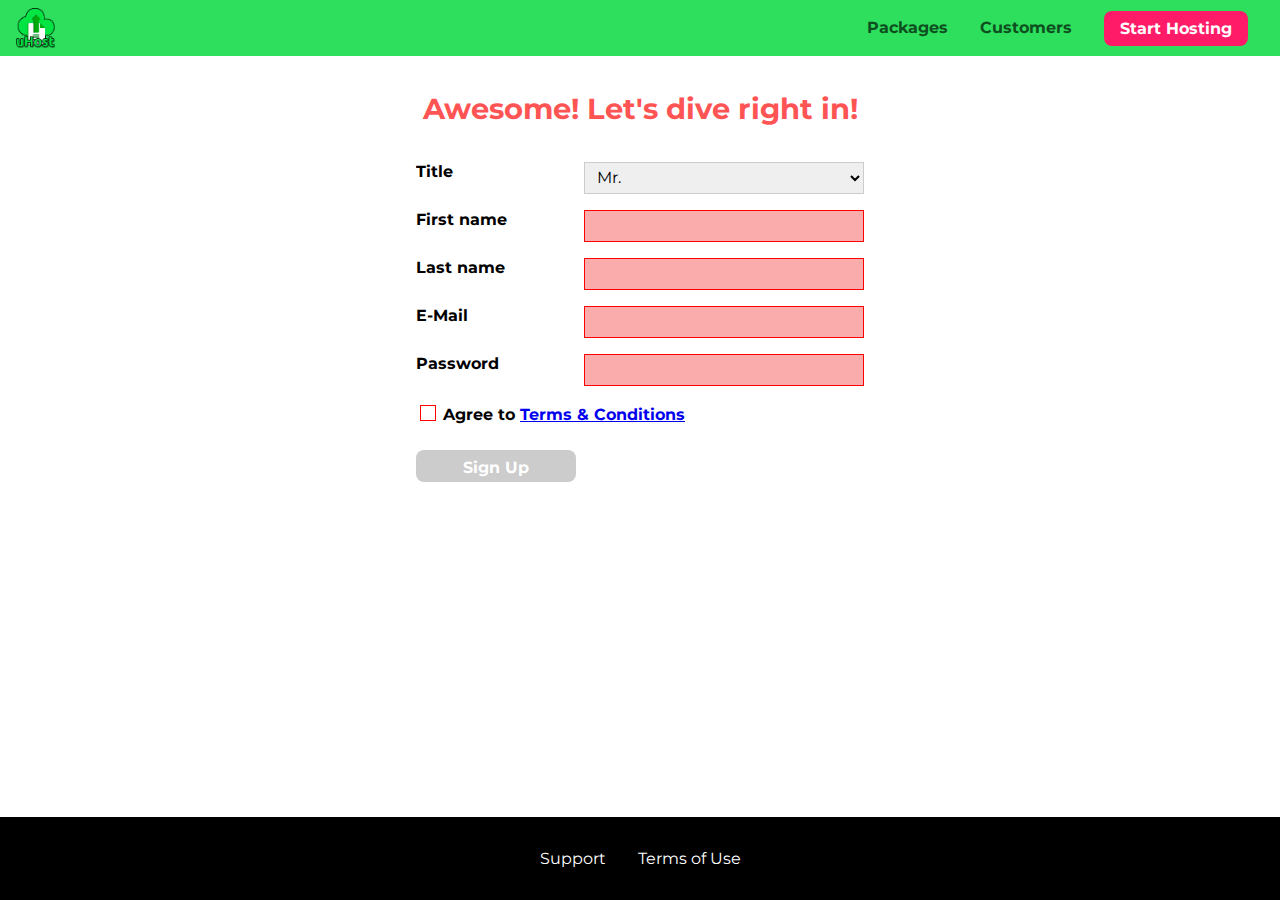
<file: start-hosting/index.html>
<!DOCTYPE html>
<html lang="en">
  <head>
    <meta charset="UTF-8" />
    <meta name="viewport" content="width=device-width, initial-scale=1.0" />
    <meta http-equiv="X-UA-Compatible" content="ie=edge" />
    <title>uHost Signup</title>
    <link rel="shortcut icon" href="../favicon.png" />
    <link rel="stylesheet" href="../shared.css" />
    <link rel="stylesheet" href="start-hosting.css" />
  </head>

  <body>
    <div class="backdrop"></div>
    <header class="main-header">
      <div>
        <button class="toggle-button">
          <span class="toggle-button__bar"></span>
          <span class="toggle-button__bar"></span>
          <span class="toggle-button__bar"></span>
        </button>
        <a href="../index.html" class="main-header__brand">
          <img
            src="../images/uhost-icon.png"
            alt="uHost - Your favorite hosting company"
          />
        </a>
      </div>
      <nav class="main-nav">
        <ul class="main-nav__items">
          <li class="main-nav__item">
            <a href="../packages/index.html">Packages</a>
          </li>
          <li class="main-nav__item">
            <a href="../customers/index.html">Customers</a>
          </li>
          <li class="main-nav__item main-nav__item--cta">
            <a href="index.html">Start Hosting</a>
          </li>
        </ul>
      </nav>
    </header>
    <nav class="mobile-nav">
      <ul class="mobile-nav__items">
        <li class="mobile-nav__item">
          <a href="../packages/index.html">Packages</a>
        </li>
        <li class="mobile-nav__item">
          <a href="../customers/index.html">Customers</a>
        </li>
        <li class="mobile-nav__item mobile-nav__item--cta">
          <a href="index.html">Start Hosting</a>
        </li>
      </ul>
    </nav>
    <main class="signup-page">
      <h1 class="signup-title">Awesome! Let's dive right in!</h1>
      <form action="index.html" class="signup-form">
        <label for="title">Title</label>
        <select id="title">
          <option value="mr">Mr.</option>
          <option value="ms">Ms.</option>
        </select>
        <label for="first-name">First name</label>
        <input type="text" id="first-name" required />
        <label for="last-name">Last name</label>
        <input type="text" id="last-name" required />
        <label for="email">E-Mail</label>
        <input type="email" id="email" required />
        <label for="password">Password</label>
        <input type="password" id="password" required />
        <div class="signup-form__checkbox">
          <input type="checkbox" id="agree-terms" required />
          <label for="agree-terms"
            >Agree to
            <a href="#">Terms &amp; Conditions</a>
          </label>
        </div>
        <button type="submit" class="button" disabled>Sign Up</button>
      </form>
    </main>
    <footer class="main-footer">
      <nav>
        <ul class="main-footer__links">
          <li class="main-footer__link">
            <a href="#">Support</a>
          </li>
          <li class="main-footer__link">
            <a href="#">Terms of Use</a>
          </li>
        </ul>
      </nav>
    </footer>
    <script src="../shared.js"></script>
  </body>
</html>
</file>
<file: shared.css>
@import url("https://fonts.googleapis.com/css2?family=Roboto:100,400,900");
@import url("https://fonts.googleapis.com/css2?family=Anton");
@import url("https://fonts.googleapis.com/css2?family=Montserrat:400,700");

:root {
  --dark-green: #0e4f1f;
  --highlight-color: #ff1b68;
}

* {
  -webkit-box-sizing: border-box;
  box-sizing: border-box;
}

html {
  height: 100%;
}

body {
  font-family: "Montserrat", sans-serif;
  margin: 0;
  padding-top: 3.5rem;
}

@supports (display: grid) {
  body {
    display: -ms-grid;
    display: grid;
    -ms-grid-rows: 3.5rem auto fit-content(8rem);
    grid-template-rows: 3.5rem auto fit-content(8rem);
    grid-template-areas:
      "header"
      "main"
      "footer";
    padding-top: 0;
    height: 100%;
  }
}

main {
  -ms-grid-row: 2;
  grid-row: 2;
  -ms-grid-column: 1;
  grid-column: 1;
  grid-area: main;
}

.backdrop {
  display: none;
  position: fixed;
  opacity: 0;
  top: 0;
  left: 0;
  z-index: 100;
  width: 100vw;
  height: 100vh;
  background: rgba(0, 0, 0, 0.5);
  -webkit-transition: opacity 0.2s linear;
  -o-transition: opacity 0.2s linear;
  transition: opacity 0.2s linear;
}

.main-header {
  width: 100%;
  position: fixed;
  top: 0;
  left: 0;
  background: #2ddf5c;
  padding: 0.5rem 1rem;
  z-index: 10;
  display: -webkit-box;
  display: -ms-flexbox;
  display: flex;
  -webkit-box-align: center;
  -ms-flex-align: center;
  align-items: center;
  -webkit-box-pack: justify;
  -ms-flex-pack: justify;
  justify-content: space-between;
}

.toggle-button {
  width: 3rem;
  background: transparent;
  border: none;
  cursor: pointer;
  padding-top: 0;
  padding-bottom: 0;
  vertical-align: middle;
}

.toggle-button:focus {
  outline: none;
}

.toggle-button__bar {
  width: 100%;
  height: 0.2rem;
  background: black;
  display: block;
  margin: 0.6rem 0;
}

.main-header__brand {
  color: var(--dark-green);
  text-decoration: none;
  font-weight: bold;
  font-size: 1.5rem;
}

.main-header__brand img {
  height: 2.5rem;
  vertical-align: middle;
}

.main-nav {
  display: none;
}

.main-nav__items {
  margin: 0;
  padding: 0;
  list-style: none;
  display: -webkit-box;
  display: -ms-flexbox;
  display: flex;
}

.main-nav__item {
  display: inline-block;
  margin: 0 1rem;
}

.main-nav__item a,
.mobile-nav__item a {
  text-decoration: none;
  color: var(--dark-green);
  font-weight: bold;
  padding: 0.2rem 0;
}

.main-nav__item a:hover,
.main-nav__item a:active {
  color: white;
  border-bottom: 5px solid white;
}

.main-nav__item--cta {
  -webkit-animation: wiggle 0.4s 3s 8 ease-out;
  animation: wiggle 0.4s 3s 8 ease-out;
}

.main-nav__item--cta a,
.mobile-nav__item--cta a {
  color: white;
  background: var(--highlight-color);
  padding: 0.5rem 1rem;
  border-radius: 8px;
}

.main-nav__item--cta a:hover,
.main-nav__item--cta a:active,
.mobile-nav__item--cta a:hover,
.mobile-nav__item--cta a:active {
  color: var(--highlight-color);
  background: white;
  border: none;
}

.main-footer {
  -ms-grid-row: 3;
  grid-row: 3;
  -ms-grid-column: 1;
  grid-column: 1;
  background: black;
  padding: 2rem;
  margin-top: 3rem;
  grid-area: footer;
}

.main-footer__links {
  list-style: none;
  margin: 0;
  padding: 0;
  display: -webkit-box;
  display: -ms-flexbox;
  display: flex;
  -webkit-box-orient: vertical;
  -webkit-box-direction: normal;
  -ms-flex-direction: column;
  flex-direction: column;
  -webkit-box-align: center;
  -ms-flex-align: center;
  align-items: center;
}

.main-footer__link {
  margin: 0.5rem 0;
}

.main-footer__link a {
  color: white;
  text-decoration: none;
}

.main-footer__link a:hover,
.main-footer__link a:active {
  color: #ccc;
}

.mobile-nav {
  -webkit-transform: translateX(-100%);
  -ms-transform: translateX(-100%);
  transform: translateX(-100%);
  position: fixed;
  z-index: 101;
  top: 0;
  left: 0;
  background: white;
  width: 80%;
  height: 100vh;
  -webkit-transition: -webkit-transform 0.3s ease-out;
  transition: -webkit-transform 0.3s ease-out;
  -o-transition: transform 0.3s ease-out;
  transition: transform 0.3s ease-out;
  transition: transform 0.3s ease-out, -webkit-transform 0.3s ease-out;
}

.mobile-nav__items {
  width: 90%;
  height: 100%;
  list-style: none;
  margin: 0 0;
  padding: 0;
  display: -webkit-box;
  display: -ms-flexbox;
  display: flex;
  -webkit-box-orient: vertical;
  -webkit-box-direction: normal;
  -ms-flex-direction: column;
  flex-direction: column;
  -webkit-box-pack: center;
  -ms-flex-pack: center;
  justify-content: center;
  -webkit-box-align: center;
  -ms-flex-align: center;
  align-items: center;
}

.mobile-nav__item {
  margin: 1rem 0;
}

.mobile-nav__item a {
  font-size: 1.5rem;
}

.button {
  background: var(--dark-green, 0e4f1f);
  color: white;
  font: inherit;
  border: 1.5px solid var(--dark-green);
  padding: 0.5rem;
  border-radius: 8px;
  font-weight: bold;
  cursor: pointer;
}

.button:hover,
.button:active {
  background: white;
  color: var(--dark-green);
}

.button:focus {
  outline: none;
}

.button[disabled] {
  cursor: not-allowed;
  border: #a1a1a1;
  background-color: #ccc;
  -webkit-columns: #a1a1a1;
  -moz-columns: #a1a1a1;
  columns: #a1a1a1;
}

.open {
  display: block !important;
  opacity: 1 !important;
  -webkit-transform: translateY(0) !important;
  -ms-transform: translateY(0) !important;
  transform: translateY(0) !important;
}

@media (min-width: 40rem) {
  .toggle-button {
    display: none;
  }

  .main-nav {
    display: -webkit-box;
    display: -ms-flexbox;
    display: flex;
  }

  .main-footer__link {
    margin: 0 1rem;
  }

  .main-footer__links {
    -webkit-box-orient: horizontal;
    -webkit-box-direction: normal;
    -ms-flex-direction: row;
    flex-direction: row;
    -webkit-box-pack: center;
    -ms-flex-pack: center;
    justify-content: center;
  }
}

@-webkit-keyframes wiggle {
  0% {
    -webkit-transform: rotateZ(0deg);
    transform: rotateZ(0deg);
  }
  50% {
    -webkit-transform: rotateZ(-10deg);
    transform: rotateZ(-10deg);
  }
  100% {
    -webkit-transform: rotateZ(10deg);
    transform: rotateZ(10deg);
  }
}

@keyframes wiggle {
  0% {
    -webkit-transform: rotateZ(0deg);
    transform: rotateZ(0deg);
  }
  50% {
    -webkit-transform: rotateZ(-10deg);
    transform: rotateZ(-10deg);
  }
  100% {
    -webkit-transform: rotateZ(10deg);
    transform: rotateZ(10deg);
  }
}
</file>
<file: main.css>
#product-overview {
  background: -webkit-gradient(
      linear,
      left bottom,
      left top,
      color-stop(10%, rgba(80, 68, 18, 0.6)),
      to(transparent)
    ),
    url("images/freedom.jpg") center / cover no-repeat border-box, #ff1b68;
  background: -o-linear-gradient(bottom, rgba(80, 68, 18, 0.6) 10%, transparent),
    url("images/freedom.jpg") center / cover no-repeat border-box, #ff1b68;
  background: linear-gradient(to top, rgba(80, 68, 18, 0.6) 10%, transparent),
    url("images/freedom.jpg") center / cover no-repeat border-box, #ff1b68;
  /* background-image: url("freedom.jpg");
      background-size: cover;
      background-position: left 10% bottom 20%; */
  /* background-repeat: no-repeat;
      background-origin: border-box;
      background-clip: border-box; */
  /* background-image: linear-gradient(180deg, red 70%, blue 60%, rgba(0,0,0,0.5)); */
  /* background-image: radial-gradient(ellipse farthest-corner at 20% 50%, red, blue 70%, green); */
  width: 100vw;
  max-width: 100%;
  height: 33vh;
  /* border: 5px dashed red; */
  position: relative;
}

#product-overview h1 {
  color: white;
  font-family: "Anton", sans-serif;
  position: absolute;
  bottom: 5%;
  left: 3%;
  font-size: 1.6rem;
}

.section-title {
  color: #2ddf5c;
  text-align: center;
}

/* .plan__list {
  width: 100%;
  text-align: center;
} */

.plan {
  background: #d5ffdc;
  text-align: center;
  padding: 1rem;
  margin: 0.5rem 0;
  width: 100%;
}

.plan--highlighted {
  background: #19b84c;
  color: white;
  /* box-shadow: 2px 2px 2px 2px rgba(0, 0, 0, 0.5); */
}

.plan__annotation {
  background: white;
  color: #19b84c;
  padding: 0.5rem;
  -webkit-box-shadow: 2px 2px 2px 2px rgba(0, 0, 0, 0.5);
  box-shadow: 2px 2px 2px 2px rgba(0, 0, 0, 0.5);
  border-radius: 8px;
}

.plan__title {
  color: #0e4f1f;
}

.plan__price {
  color: #858585;
}

.plan--highlighted .plan__title {
  color: white;
}

.plan--highlighted .plan__price {
  color: #0e4f1f;
}

.plan__features {
  list-style: none;
  margin: 0;
  padding: 0;
}

.plan__feature {
  margin: 0.5rem 0;
}

#key-features {
  background: #ff1b68;
  margin-top: 5rem;
  padding: 1rem;
}

#key-features .section-title {
  color: white;
  margin: 2rem;
}

.key-feature__list {
  list-style: none;
  margin: 0;
  padding: 0;
  text-align: center;
}

.key-feature__image {
  background: #ffcede;
  width: 128px;
  height: 128px;
  border: 2px solid #424242;
  border-radius: 50%;
  margin: auto;
  padding: 1.5rem;
}

.key-feature__description {
  text-align: center;
  font-weight: bold;
  color: white;
  font-size: 1.2rem;
}

/* h1 {
      font-family: sans-serif;
  } */

.modal {
  position: fixed;
  opacity: 0;
  -webkit-transform: translateY(-3rem);
  -ms-transform: translateY(-3rem);
  transform: translateY(-3rem);
  -webkit-transition: opacity 0.2s ease-out,
    -webkit-transform 0.5s cubic-bezier(0.55, 0.055, 0.675, 0.19);
  transition: opacity 0.2s ease-out,
    -webkit-transform 0.5s cubic-bezier(0.55, 0.055, 0.675, 0.19);
  -o-transition: opacity 0.2s ease-out,
    transform 0.5s cubic-bezier(0.55, 0.055, 0.675, 0.19);
  transition: opacity 0.2s ease-out,
    transform 0.5s cubic-bezier(0.55, 0.055, 0.675, 0.19);
  transition: opacity 0.2s ease-out,
    transform 0.5s cubic-bezier(0.55, 0.055, 0.675, 0.19),
    -webkit-transform 0.5s cubic-bezier(0.55, 0.055, 0.675, 0.19);
  z-index: 200;
  top: 20%;
  left: 30%;
  width: 40%;
  background: white;
  padding: 1rem;
  border: 1px solid #ccc;
  -webkit-box-shadow: 1px 1px 1px rgba(0, 0, 0, 0.5);
  box-shadow: 1px 1px 1px rgba(0, 0, 0, 0.5);
}

.modal__title {
  text-align: center;
  margin: 0 0 1rem 0;
}

.modal__actions {
  text-align: center;
}

.modal__action {
  border: 1px solid #0e4f1f;
  background: #0e4f1f;
  text-decoration: none;
  color: white;
  font: inherit;
  padding: 0.5rem 1rem;
  cursor: pointer;
}

.modal__action:hover,
.modal__action:active {
  background: #2ddf5c;
  border-color: #2ddf5c;
}

.modal__action--negative {
  background: red;
  border-color: red;
}

.modal__action--negative:hover,
.modal__action--negative:active {
  background: #ff5454;
  border-color: #ff5454;
}

@media (min-width: 40rem) and (min-height: 40rem) {
  #product-overview {
    height: 40vh;
    background-position: 50% 25%;
  }

  #product-overview h1 {
    font-size: 3rem;
  }
}

@media (min-width: 40rem) {
  .plan__list {
    width: 100%;
    display: -webkit-box;
    display: -ms-flexbox;
    display: flex;
    -webkit-box-pack: center;
    -ms-flex-pack: center;
    justify-content: center;
    -webkit-box-align: center;
    -ms-flex-align: center;
    align-items: center;
  }

  .plan {
    width: 30%;
    min-width: 12rem;
    max-width: 25rem;
    display: -webkit-box;
    display: -ms-flexbox;
    display: flex;
    -webkit-box-orient: vertical;
    -webkit-box-direction: normal;
    -ms-flex-direction: column;
    flex-direction: column;
    -webkit-box-pack: justify;
    -ms-flex-pack: justify;
    justify-content: space-between;
    height: 28rem;
  }

  .plan--highlighted {
    -webkit-box-shadow: 2px 2px 2px 2px rgba(0, 0, 0, 0.5);
    box-shadow: 2px 2px 2px 2px rgba(0, 0, 0, 0.5);
    height: 30rem;
    z-index: 1;
  }
}

@media (min-width: 40rem) {
  .key-feature {
    width: 30%;
    max-width: 25rem;
    vertical-align: top;
  }

  .key-feature__list {
    display: -webkit-box;
    display: -ms-flexbox;
    display: flex;
    -webkit-box-pack: center;
    -ms-flex-pack: center;
    justify-content: center;
  }
}
</file>
<file: customers/customers.css>
main {
  padding-top: 2.5rem;
}

.testimonial {
  font-size: 1.2rem;
}

.testimonial__image-container {
  width: 60%;
  max-width: 40rem;
  -webkit-box-shadow: 3px 3px 5px 3px rgba(0, 0, 0, 0.3);
  box-shadow: 3px 3px 5px 3px rgba(0, 0, 0, 0.3);
  -webkit-transform: skew(20deg);
  -ms-transform: skew(20deg);
  transform: skew(20deg);
  overflow: hidden;
}

#customer-1:hover .testimonial__image-container,
#customer-2:hover .testimonial__image-container {
  -webkit-animation: flip-customer 1s ease-out forwards;
  animation: flip-customer 1s ease-out forwards;
}

.testimonial__image {
  width: 100%;
  vertical-align: top;
  -webkit-transform: skew(-20deg) scale(1.4);
  -ms-transform: skew(-20deg) scale(1.4);
  transform: skew(-20deg) scale(1.4);
}

.testimonial__info {
  text-align: right;
  padding: 0.9rem;
}

#customer-2.testimonial {
  text-align: right;
}

#customer-2 .testimonial__info {
  text-align: left;
}

.testimonial__name {
  margin: 0.2rem;
  color: #ff5454;
  font-size: 2rem;
}

.testimonial__subtitle {
  margin: 0;
  font-size: 1.1rem;
  color: #ccc;
}

.testimonial__subtitle a {
  color: inherit;
  text-decoration: none;
}

.testimonial__subtitle a:hover,
.testimonial__subtitle a:active {
  color: #7a7a7a;
}

.testimonial__text {
  margin: 0.2rem;
}

@media (min-width: 40rem) {
  .testimonial {
    margin: 3rem auto;
    max-width: 93.75rem;
    display: -webkit-box;
    display: -ms-flexbox;
    display: flex;
    -webkit-box-align: center;
    -ms-flex-align: center;
    align-items: center;
    -ms-flex-pack: distribute;
    justify-content: space-around;
  }
  .testimonial__image-container {
    width: 65%;
  }
  .testimonial__info {
    width: 30%;
  }
}

@-webkit-keyframes flip-customer {
  0% {
    -webkit-transform: rotateY(0deg) skew(20deg);
    transform: rotateY(0deg) skew(20deg);
  }
  50% {
    -webkit-transform: rotateY(160deg) skew(20deg);
    transform: rotateY(160deg) skew(20deg);
  }
  100% {
    -webkit-transform: rotateY(360deg) skew(20deg);
    transform: rotateY(360deg) skew(20deg);
  }
}

@keyframes flip-customer {
  0% {
    -webkit-transform: rotateY(0deg) skew(20deg);
    transform: rotateY(0deg) skew(20deg);
  }
  50% {
    -webkit-transform: rotateY(160deg) skew(20deg);
    transform: rotateY(160deg) skew(20deg);
  }
  100% {
    -webkit-transform: rotateY(360deg) skew(20deg);
    transform: rotateY(360deg) skew(20deg);
  }
}
</file>
<file: packages/packages.css>
main {
  padding-top: 2rem;
}

.background {
  background: url("../images/plans-background.jpg") center/cover;
  -webkit-filter: grayscale(40%);
  filter: grayscale(40%);
  width: 100vw;
  max-width: 100%;
  height: 100vh;
  position: fixed;
  z-index: -1;
}

.package {
  width: 80%;
  margin: 1rem 0;
  border: 4px solid #0e4f4f;
  border-left: none;
  overflow: hidden;
}

.package:hover,
.package:active {
  -webkit-box-shadow: 2px 2px 4px rgba(0, 0, 0, 0.5);
  box-shadow: 2px 2px 4px rgba(0, 0, 0, 0.5);
  border-color: #ff5454;
  -webkit-animation: push-up 1s ease-out forwards;
  animation: push-up 1s ease-out forwards;
}

.package a {
  text-decoration: none;
  color: inherit;
  display: block;
  padding: 2rem;
  position: relative;
}

.package__badge {
  position: absolute;
  top: 0;
  right: 0;
  margin: 0;
  font-size: 0.8rem;
  color: white;
  background: #ff5454;
  padding: 0.5rem;
  -webkit-transform: rotateZ(45deg) translateX(3.5rem) translateY(-1rem);
  -ms-transform: rotate(45deg) translateX(3.5rem) translateY(-1rem);
  transform: rotateZ(45deg) translateX(3.5rem) translateY(-1rem);
  width: 12rem;
  text-align: center;
}

.package__subtitle {
  color: #979797;
}

.package__info {
  padding: 1rem;
  border: 1px solid #0e4f4f;
  color: #0e4f4f;
  background: white;
  font-size: 1.2rem;
}

.clearfix {
  clear: both;
}

#plus {
  background: rgba(213, 255, 220, 0.95);
}

#free {
  background: rgba(234, 252, 237, 0.95);
  float: right;
  border-right: none;
  border-left: 4px solid #0e4f4f;
  text-align: right;
}

#free:hover,
#free:active {
  border-left-color: #ff5454;
}

#premium {
  background: rgba(14, 79, 31, 0.95);
}

#premium .package__title {
  color: white;
}

#premium .package__subtitle {
  color: #ddd;
}

@media (min-width: 40rem) {
  main {
    margin-left: auto;
    margin-right: auto;
    max-width: 1500px;
  }
}

@media (min-width: 1194px) {
  .package {
    border-left: 4px solid #0e4f4f;
  }

  #free {
    border-right: 4px solid #0e4f4f;
  }

  #free:hover,
  #free:active {
    border-right-color: #ff5454;
  }
}

@-webkit-keyframes push-up {
  0% {
    -webkit-transform: translateY(0);
    transform: translateY(0);
  }
  33% {
    -webkit-transform: translateY(-1.5rem);
    transform: translateY(-1.5rem);
  }
  100% {
    -webkit-transform: translateY(-1rem);
    transform: translateY(-1rem);
  }
}

@keyframes push-up {
  0% {
    -webkit-transform: translateY(0);
    transform: translateY(0);
  }
  33% {
    -webkit-transform: translateY(-1.5rem);
    transform: translateY(-1.5rem);
  }
  100% {
    -webkit-transform: translateY(-1rem);
    transform: translateY(-1rem);
  }
}
</file>
<file: start-hosting/start-hosting.css>
main {
  padding-top: 1rem;
}

.signup-title {
  text-align: center;
  font-size: 1.8rem;
  color: #ff5454;
}

.signup-form {
  padding: 1rem;
  display: -ms-grid;
  display: grid;
  grid-auto-rows: 2rem;
  grid-row-gap: 0.5rem;
}

.signup-form label {
  font-weight: bold;
}

.signup-form label,
.signup-form input,
.signup-form select {
  display: block;
  width: 100%;
}

.signup-form input[id*="terms"],
.signup-form input[id*="terms"] + label {
  display: inline-block;
  width: auto;
  vertical-align: bottom;
}

.signup-form input:not([type="checkbox"]),
.signup-form select {
  border: 1px solid #ccc;
  padding: 0.3rem 0.5rem;
  font: inherit;
}

.signup-form input:focus,
.signup-form select:focus {
  outline: none;
  background: #d8f3df;
  border-color: #2ddf5c;
}

.signup-form input[type="checkbox"] {
  border: 1px solid #ccc;
  background: white;
  width: 1rem;
  height: 1rem;

  -webkit-appearance: none;
  -moz-appearance: none;
  appearance: none;
}

.signup-form input[type="checkbox"]:checked {
  background-color: #2ddf5c;
  border: #0e4f1f;
}

.signup-form input.invalid,
.signup-form select.invalid,
.signup-form :invalid {
  border-color: red !important;
  background: #faacac;
}

.signup-form button[type="submit"] {
  display: block;
}

@media (min-width: 40rem) {
  .signup-form {
    margin: auto;
    width: 30rem;
    -ms-grid-columns: 10rem 0.5rem auto;
    grid-template-columns: 10rem auto;
    grid-row-gap: 1rem;
    grid-column-gap: 0.5rem;
  }

  /* #title {
    grid-column: span 2;
  } */

  .signup-form__checkbox {
    -ms-grid-column-span: 2;
    grid-column: span 2;
  }
}
</file>
